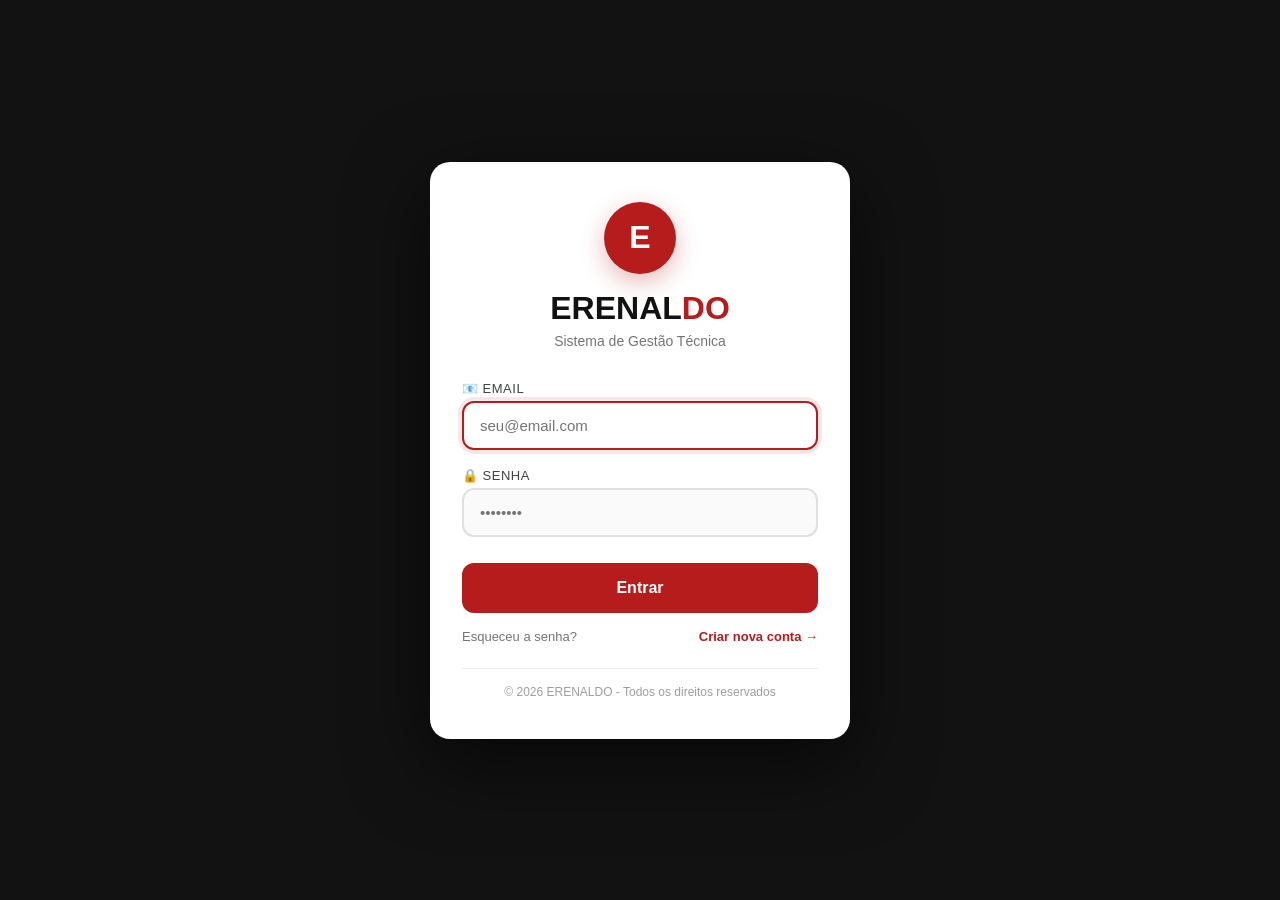
<file: login.html>
<!DOCTYPE html>
<html lang="pt-BR">

<head>
    <meta charset="UTF-8">
    <meta name="viewport" content="width=device-width, initial-scale=1.0, maximum-scale=1.0, user-scalable=no">
    <title>ERENALDO - Login</title>
    <style>
        * {
            margin: 0;
            padding: 0;
            box-sizing: border-box;
        }

        body {
            font-family: -apple-system, BlinkMacSystemFont, 'Segoe UI', Roboto, Arial, sans-serif;
            background: #121212;
            display: flex;
            justify-content: center;
            align-items: center;
            min-height: 100vh;
            padding: 20px;
        }

        .login-container {
            background: #FFFFFF;
            border-radius: 20px;
            padding: 40px 32px;
            max-width: 420px;
            width: 100%;
            box-shadow: 0 24px 80px rgba(0, 0, 0, 0.6);
            animation: slideUp 0.6s ease;
        }

        @keyframes slideUp {
            from {
                opacity: 0;
                transform: translateY(30px);
            }

            to {
                opacity: 1;
                transform: translateY(0);
            }
        }

        .login-header {
            text-align: center;
            margin-bottom: 32px;
        }

        .login-logo {
            width: 72px;
            height: 72px;
            background: #B71C1C;
            border-radius: 50%;
            display: flex;
            align-items: center;
            justify-content: center;
            margin: 0 auto 16px;
            font-size: 32px;
            font-weight: 700;
            color: #FFFFFF;
            box-shadow: 0 8px 24px rgba(183, 28, 28, 0.3);
        }

        .login-header h1 {
            font-size: 32px;
            font-weight: 700;
            color: #121212;
        }

        .login-header h1 span {
            color: #B71C1C;
        }

        .login-header p {
            color: #757575;
            margin-top: 6px;
            font-size: 14px;
        }

        .form-group {
            margin-bottom: 18px;
        }

        .form-group label {
            display: block;
            margin-bottom: 5px;
            font-weight: 500;
            color: #424242;
            font-size: 13px;
            text-transform: uppercase;
            letter-spacing: 0.5px;
        }

        .form-group input {
            width: 100%;
            padding: 14px 16px;
            border: 2px solid #E0E0E0;
            border-radius: 12px;
            font-size: 15px;
            transition: all 0.3s ease;
            background: #FAFAFA;
        }

        .form-group input:focus {
            outline: none;
            border-color: #B71C1C;
            background: #FFFFFF;
            box-shadow: 0 0 0 4px rgba(183, 28, 28, 0.1);
        }

        .form-group input.error {
            border-color: #f44336;
            background: #FFF5F5;
        }

        .error-message {
            color: #f44336;
            font-size: 13px;
            margin-top: 8px;
            display: none;
            text-align: center;
            background: #FFEBEE;
            padding: 12px 16px;
            border-radius: 10px;
        }

        .error-message.show {
            display: block;
        }

        .btn-login {
            width: 100%;
            padding: 16px;
            background: #B71C1C;
            color: #FFFFFF;
            border: none;
            border-radius: 12px;
            font-size: 16px;
            font-weight: 600;
            cursor: pointer;
            transition: all 0.3s ease;
            margin-top: 8px;
        }

        .btn-login:hover:not(:disabled) {
            background: #8B0000;
            transform: translateY(-2px);
            box-shadow: 0 8px 30px rgba(183, 28, 28, 0.35);
        }

        .btn-login:disabled {
            opacity: 0.7;
            cursor: not-allowed;
        }

        .btn-login .loading-spinner {
            display: inline-block;
            width: 20px;
            height: 20px;
            border: 2px solid rgba(255, 255, 255, 0.3);
            border-top-color: #FFFFFF;
            border-radius: 50%;
            animation: spin 0.8s linear infinite;
            vertical-align: middle;
            margin-right: 10px;
        }

        @keyframes spin {
            to {
                transform: rotate(360deg);
            }
        }

        .login-options {
            display: flex;
            justify-content: space-between;
            margin: 16px 0 8px;
            flex-wrap: wrap;
            gap: 8px;
        }

        .login-options a {
            color: #757575;
            font-size: 13px;
            text-decoration: none;
        }

        .login-options a:hover {
            color: #B71C1C;
        }

        .login-options .register-link {
            color: #B71C1C;
            font-weight: 600;
        }

        .login-footer {
            text-align: center;
            margin-top: 24px;
            color: #9E9E9E;
            font-size: 12px;
            padding-top: 16px;
            border-top: 1px solid #EEEEEE;
        }

        .toast {
            position: fixed;
            top: 20px;
            left: 50%;
            transform: translateX(-50%) translateY(-100px);
            background: #4CAF50;
            color: white;
            padding: 14px 28px;
            border-radius: 12px;
            font-weight: 500;
            box-shadow: 0 8px 32px rgba(0, 0, 0, 0.2);
            z-index: 1000;
            transition: transform 0.5s ease, opacity 0.5s ease;
            opacity: 0;
        }

        .toast.show {
            transform: translateX(-50%) translateY(0);
            opacity: 1;
        }

        .toast.error {
            background: #f44336;
        }

        @media (max-width: 480px) {
            .login-container {
                padding: 28px 20px;
            }

            .login-header h1 {
                font-size: 26px;
            }

            .login-logo {
                width: 60px;
                height: 60px;
                font-size: 26px;
            }
        }
    </style>
</head>

<body>

    <div id="toast" class="toast">
        <span id="toastMessage">✅ Login realizado com sucesso!</span>
    </div>

    <div class="login-container">
        <div class="login-header">
            <div class="login-logo">E</div>
            <h1>ERENAL<span>DO</span></h1>
            <p>Sistema de Gestão Técnica</p>
        </div>

        <form id="loginForm">
            <div class="form-group">
                <label>📧 Email</label>
                <input type="email" id="email" placeholder="seu@email.com" required autofocus>
            </div>

            <div class="form-group">
                <label>🔒 Senha</label>
                <input type="password" id="password" placeholder="••••••••" required>
            </div>

            <div id="errorMessage" class="error-message">
                <span id="errorText">Email ou senha incorretos</span>
            </div>

            <button type="submit" class="btn-login" id="loginBtn">
                Entrar
            </button>

            <div class="login-options">
                <a href="#" id="forgotPasswordLink">Esqueceu a senha?</a>
                <a href="register.html" class="register-link">Criar nova conta →</a>
            </div>
        </form>

        <div class="login-footer">
            <p>© 2026 ERENALDO - Todos os direitos reservados</p>
        </div>
    </div>

    <script type="module">
        import supabase from './services/supabase.js';

        console.log('🚀 Página de Login carregada');

        const form = document.getElementById('loginForm');
        const emailInput = document.getElementById('email');
        const passwordInput = document.getElementById('password');
        const errorMessage = document.getElementById('errorMessage');
        const errorText = document.getElementById('errorText');
        const loginBtn = document.getElementById('loginBtn');
        const toast = document.getElementById('toast');
        const toastMessage = document.getElementById('toastMessage');

        function showToast(message, type = 'success') {
            toastMessage.textContent = message;
            toast.className = 'toast show';
            if (type === 'error') {
                toast.classList.add('error');
            }
            setTimeout(() => toast.classList.remove('show'), 3000);
        }

        // ============================================
        // LOGIN - VERSÃO SIMPLIFICADA E CORRIGIDA
        // ============================================
        form.addEventListener('submit', async (e) => {
            e.preventDefault();

            const email = emailInput.value.trim();
            const password = passwordInput.value.trim();

            console.log('📝 Tentando login com:', email);

            errorMessage.classList.remove('show');

            if (!email || !password) {
                errorText.textContent = 'Preencha todos os campos.';
                errorMessage.classList.add('show');
                return;
            }

            loginBtn.disabled = true;
            loginBtn.innerHTML = '<span class="loading-spinner"></span> Entrando...';

            try {
                // 1. Autenticar
                console.log('🔐 Autenticando...');
                const { data: authData, error: authError } = await supabase.auth.signInWithPassword({
                    email: email,
                    password: password
                });

                if (authError) {
                    console.error('❌ Erro:', authError);
                    throw new Error(authError.message || 'Email ou senha incorretos');
                }

                console.log('✅ Autenticado:', authData.user.id);

                // 2. Buscar ou criar perfil
                let userData = null;

                try {
                    const { data, error } = await supabase
                        .from('usuarios')
                        .select('*')
                        .eq('id', authData.user.id)
                        .maybeSingle();

                    if (error) {
                        console.warn('⚠️ Erro ao buscar perfil:', error);
                    } else if (data) {
                        userData = data;
                        console.log('✅ Perfil encontrado:', userData);
                    }
                } catch (e) {
                    console.warn('⚠️ Erro:', e);
                }

                // 3. Criar perfil se não existir
                if (!userData) {
                    console.log('📝 Criando perfil...');

                    const nome = authData.user.user_metadata?.nome ||
                        authData.user.email?.split('@')[0] ||
                        'Usuário';

                    const { data: newUser, error: createError } = await supabase
                        .from('usuarios')
                        .insert([{
                            id: authData.user.id,
                            email: authData.user.email,
                            nome: nome,
                            perfil: 'tecnico'
                        }])
                        .select()
                        .single();

                    if (createError) {
                        console.error('❌ Erro ao criar perfil:', createError);
                        throw new Error('Erro ao criar perfil');
                    }

                    userData = newUser;
                    console.log('✅ Perfil criado:', userData);
                }

                console.log('✅ Login bem-sucedido!', userData.nome);

                // Salvar sessão
                localStorage.setItem('erenaldo_user', JSON.stringify({
                    user: userData,
                    timestamp: Date.now()
                }));

                showToast(`Bem-vindo(a), ${userData.nome}!`);

                setTimeout(() => {
                    window.location.href = '/dashboard.html';
                }, 500);

            } catch (error) {
                console.error('❌ Erro:', error);
                errorText.textContent = error.message || 'Email ou senha incorretos';
                errorMessage.classList.add('show');
                passwordInput.value = '';
                passwordInput.focus();
            } finally {
                loginBtn.disabled = false;
                loginBtn.textContent = 'Entrar';
            }
        });

        // Remover erro ao digitar
        [emailInput, passwordInput].forEach(input => {
            input.addEventListener('input', () => {
                input.classList.remove('error');
                errorMessage.classList.remove('show');
            });
        });

        // Enter para login
        passwordInput.addEventListener('keypress', (e) => {
            if (e.key === 'Enter') {
                form.dispatchEvent(new Event('submit'));
            }
        });

        // ============================================
        // VERIFICAR SESSÃO EXISTENTE
        // ============================================
        async function checkSession() {
            try {
                const cached = localStorage.getItem('erenaldo_user');
                if (cached) {
                    const data = JSON.parse(cached);
                    if (data.user && data.timestamp && (Date.now() - data.timestamp) < 86400000) {
                        window.location.href = '/dashboard.html';
                        return;
                    }
                }

                const { data: { user } } = await supabase.auth.getUser();
                if (user) {
                    window.location.href = '/dashboard.html';
                }
            } catch (e) {
                console.log('⚠️ Erro ao verificar sessão:', e);
            }
        }

        await checkSession();
        console.log('✅ Login inicializado');
    </script>
</body>

</html>
</file>
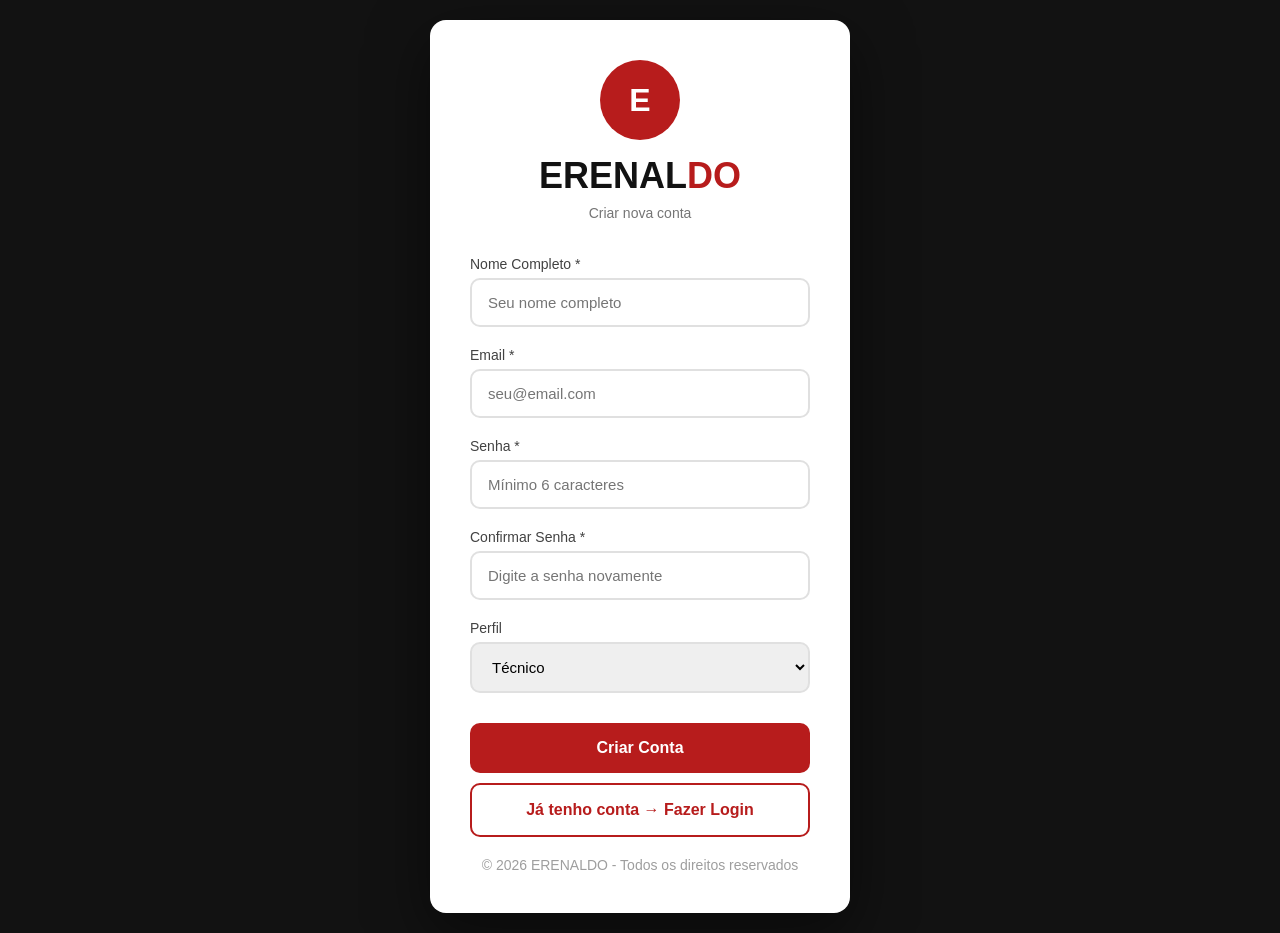
<file: register.html>
<!DOCTYPE html>
<html lang="pt-BR">

<head>
    <meta charset="UTF-8">
    <meta name="viewport" content="width=device-width, initial-scale=1.0, maximum-scale=1.0, user-scalable=no">
    <title>ERENALDO - Cadastro</title>
    <style>
        * {
            margin: 0;
            padding: 0;
            box-sizing: border-box;
        }

        body {
            font-family: -apple-system, BlinkMacSystemFont, 'Segoe UI', Roboto, Arial, sans-serif;
            background: #121212;
            display: flex;
            justify-content: center;
            align-items: center;
            min-height: 100vh;
            padding: 20px;
        }

        .register-container {
            background: #FFFFFF;
            border-radius: 16px;
            padding: 40px;
            max-width: 420px;
            width: 100%;
            box-shadow: 0 20px 60px rgba(0, 0, 0, 0.5);
        }

        .register-header {
            text-align: center;
            margin-bottom: 35px;
        }

        .register-header h1 {
            font-size: 36px;
            font-weight: 700;
            color: #121212;
        }

        .register-header h1 span {
            color: #B71C1C;
        }

        .register-header p {
            color: #757575;
            margin-top: 8px;
            font-size: 14px;
        }

        .register-logo {
            width: 80px;
            height: 80px;
            background: #B71C1C;
            border-radius: 50%;
            display: flex;
            align-items: center;
            justify-content: center;
            margin: 0 auto 15px;
            font-size: 32px;
            font-weight: 700;
            color: #FFFFFF;
        }

        .form-group {
            margin-bottom: 20px;
        }

        .form-group label {
            display: block;
            margin-bottom: 6px;
            font-weight: 500;
            color: #424242;
            font-size: 14px;
        }

        .form-group input,
        .form-group select {
            width: 100%;
            padding: 14px 16px;
            border: 2px solid #E0E0E0;
            border-radius: 10px;
            font-size: 15px;
            transition: all 0.3s ease;
        }

        .form-group input:focus,
        .form-group select:focus {
            outline: none;
            border-color: #B71C1C;
            box-shadow: 0 0 0 3px rgba(183, 28, 28, 0.1);
        }

        .form-group input.error {
            border-color: #f44336;
        }

        .btn-register {
            width: 100%;
            padding: 16px;
            background: #B71C1C;
            color: #FFFFFF;
            border: none;
            border-radius: 10px;
            font-size: 16px;
            font-weight: 600;
            cursor: pointer;
            transition: all 0.3s ease;
            margin-top: 10px;
        }

        .btn-register:hover {
            background: #8B0000;
            transform: translateY(-2px);
            box-shadow: 0 8px 25px rgba(183, 28, 28, 0.3);
        }

        .btn-register:disabled {
            opacity: 0.6;
            cursor: not-allowed;
            transform: none;
        }

        .btn-secondary {
            background: transparent;
            color: #B71C1C;
            border: 2px solid #B71C1C;
        }

        .btn-secondary:hover {
            background: #B71C1C;
            color: #FFFFFF;
        }

        .error-message {
            color: #f44336;
            font-size: 13px;
            margin-top: 8px;
            display: none;
            text-align: center;
            background: #FFEBEE;
            padding: 10px;
            border-radius: 8px;
        }

        .error-message.show {
            display: block;
        }

        .success-message {
            color: #4CAF50;
            font-size: 13px;
            margin-top: 8px;
            display: none;
            text-align: center;
            background: #E8F5E9;
            padding: 10px;
            border-radius: 8px;
        }

        .success-message.show {
            display: block;
        }

        .loading-spinner {
            display: inline-block;
            width: 20px;
            height: 20px;
            border: 2px solid rgba(255, 255, 255, 0.3);
            border-top-color: #FFFFFF;
            border-radius: 50%;
            animation: spin 0.8s linear infinite;
            vertical-align: middle;
            margin-right: 8px;
        }

        @keyframes spin {
            to {
                transform: rotate(360deg);
            }
        }

        .login-link {
            text-align: center;
            margin-top: 20px;
            color: #9E9E9E;
            font-size: 14px;
        }

        .login-link a {
            color: #B71C1C;
            text-decoration: none;
            font-weight: 500;
        }

        .login-link a:hover {
            text-decoration: underline;
        }

        @media (max-width: 480px) {
            .register-container {
                padding: 25px;
            }

            .register-header h1 {
                font-size: 28px;
            }
        }
    </style>
</head>

<body>
    <div class="register-container">
        <div class="register-header">
            <div class="register-logo">E</div>
            <h1>ERENAL<span>DO</span></h1>
            <p>Criar nova conta</p>
        </div>

        <form id="registerForm">
            <div class="form-group">
                <label for="nome">Nome Completo *</label>
                <input type="text" id="nome" placeholder="Seu nome completo" required>
            </div>

            <div class="form-group">
                <label for="email">Email *</label>
                <input type="email" id="email" placeholder="seu@email.com" required>
            </div>

            <div class="form-group">
                <label for="password">Senha *</label>
                <input type="password" id="password" placeholder="Mínimo 6 caracteres" required minlength="6">
            </div>

            <div class="form-group">
                <label for="confirmPassword">Confirmar Senha *</label>
                <input type="password" id="confirmPassword" placeholder="Digite a senha novamente" required>
            </div>

            <div class="form-group">
                <label for="perfil">Perfil</label>
                <select id="perfil">
                    <option value="tecnico">Técnico</option>
                    <option value="admin">Administrador</option>
                </select>
            </div>

            <div id="errorMessage" class="error-message">
                <span id="errorText">Erro ao criar conta</span>
            </div>

            <div id="successMessage" class="success-message">
                <span id="successText">Conta criada com sucesso!</span>
            </div>

            <button type="submit" class="btn-register" id="registerBtn">
                Criar Conta
            </button>

            <button type="button" class="btn-register btn-secondary" id="loginRedirectBtn" style="margin-top: 10px;">
                Já tenho conta → Fazer Login
            </button>
        </form>

        <div class="login-link">
            <p>© 2026 ERENALDO - Todos os direitos reservados</p>
        </div>
    </div>

    <script type="module">
        import supabase from './services/supabase.js';

        console.log('🚀 Página de Cadastro carregada');

        const form = document.getElementById('registerForm');
        const nomeInput = document.getElementById('nome');
        const emailInput = document.getElementById('email');
        const passwordInput = document.getElementById('password');
        const confirmPasswordInput = document.getElementById('confirmPassword');
        const perfilSelect = document.getElementById('perfil');
        const errorMessage = document.getElementById('errorMessage');
        const errorText = document.getElementById('errorText');
        const successMessage = document.getElementById('successMessage');
        const successText = document.getElementById('successText');
        const registerBtn = document.getElementById('registerBtn');
        const loginRedirectBtn = document.getElementById('loginRedirectBtn');

        // Redirecionar para login
        loginRedirectBtn.addEventListener('click', () => {
            window.location.href = '/login.html';
        });

        // ============================================
        // SUBMIT DO FORMULÁRIO
        // ============================================
        form.addEventListener('submit', async (e) => {
            e.preventDefault();

            // Resetar mensagens
            errorMessage.classList.remove('show');
            successMessage.classList.remove('show');

            // Coletar dados
            const nome = nomeInput.value.trim();
            const email = emailInput.value.trim();
            const password = passwordInput.value;
            const confirmPassword = confirmPasswordInput.value;
            const perfil = perfilSelect.value;

            // Validações
            if (!nome) {
                showError('Informe seu nome completo.');
                return;
            }

            if (!email) {
                showError('Informe seu email.');
                return;
            }

            if (!email.includes('@') || !email.includes('.')) {
                showError('Email inválido. Use um formato válido (exemplo@email.com)');
                return;
            }

            if (password.length < 6) {
                showError('A senha deve ter pelo menos 6 caracteres.');
                return;
            }

            if (password !== confirmPassword) {
                showError('As senhas não coincidem.');
                return;
            }

            // Desabilitar botão
            registerBtn.disabled = true;
            registerBtn.innerHTML = '<span class="loading-spinner"></span> Criando conta...';

            try {
                console.log('📝 Criando usuário:', email);

                // 1. Criar usuário no Auth (com auto-confirmação)
                const { data: authData, error: authError } = await supabase.auth.signUp({
                    email: email,
                    password: password,
                    options: {
                        data: {
                            nome: nome,
                            perfil: perfil
                        },
                        // IMPORTANTE: Tentar auto-confirmar o email
                        emailRedirectTo: window.location.origin + '/login.html'
                    }
                });

                if (authError) {
                    console.error('❌ Erro ao criar usuário:', authError);

                    // Se o erro for de email confirmado, ainda assim o usuário pode existir
                    if (authError.message.includes('already registered')) {
                        // Tentar fazer login diretamente
                        console.log('📝 Usuário já existe, tentando login...');
                        const { data: loginData, error: loginError } = await supabase.auth.signInWithPassword({
                            email: email,
                            password: password
                        });

                        if (loginError) {
                            throw new Error('Usuário já existe, mas não foi possível fazer login. Tente recuperar a senha.');
                        }

                        // Login bem-sucedido
                        window.location.href = '/login.html';
                        return;
                    }

                    throw new Error(authError.message || 'Erro ao criar conta');
                }

                if (!authData.user) {
                    throw new Error('Erro ao criar usuário');
                }

                console.log('✅ Usuário criado no Auth:', authData.user.id);

                // 2. Criar perfil na tabela usuarios
                try {
                    const { error: profileError } = await supabase
                        .from('usuarios')
                        .upsert([{
                            id: authData.user.id,
                            email: email,
                            nome: nome,
                            perfil: perfil
                        }], { onConflict: 'id' });

                    if (profileError) {
                        console.warn('⚠️ Erro ao criar perfil:', profileError);
                    }
                } catch (profileError) {
                    console.warn('⚠️ Erro ao criar perfil:', profileError);
                }

                console.log('✅ Perfil criado com sucesso!');

                // Sucesso!
                successText.textContent = `Conta criada com sucesso! Bem-vindo(a), ${nome}! Faça login para continuar.`;
                successMessage.classList.add('show');

                // Redirecionar após 2 segundos
                setTimeout(() => {
                    window.location.href = '/login.html';
                }, 2500);

            } catch (error) {
                console.error('❌ Erro:', error);
                showError(error.message || 'Erro ao criar conta. Tente novamente.');
            } finally {
                registerBtn.disabled = false;
                registerBtn.textContent = 'Criar Conta';
            }
        });

        // ============================================
        // FUNÇÕES AUXILIARES
        // ============================================
        function showError(message) {
            errorText.textContent = message;
            errorMessage.classList.add('show');
            setTimeout(() => {
                errorMessage.classList.remove('show');
            }, 5000);
        }

        // Remover erro ao digitar
        [nomeInput, emailInput, passwordInput, confirmPasswordInput].forEach(input => {
            input.addEventListener('input', () => {
                input.classList.remove('error');
                errorMessage.classList.remove('show');
            });
        });

        console.log('✅ Cadastro inicializado');
    </script>    <script src="modules/dropdown.js"></script>

</body>

</html>
</file>
